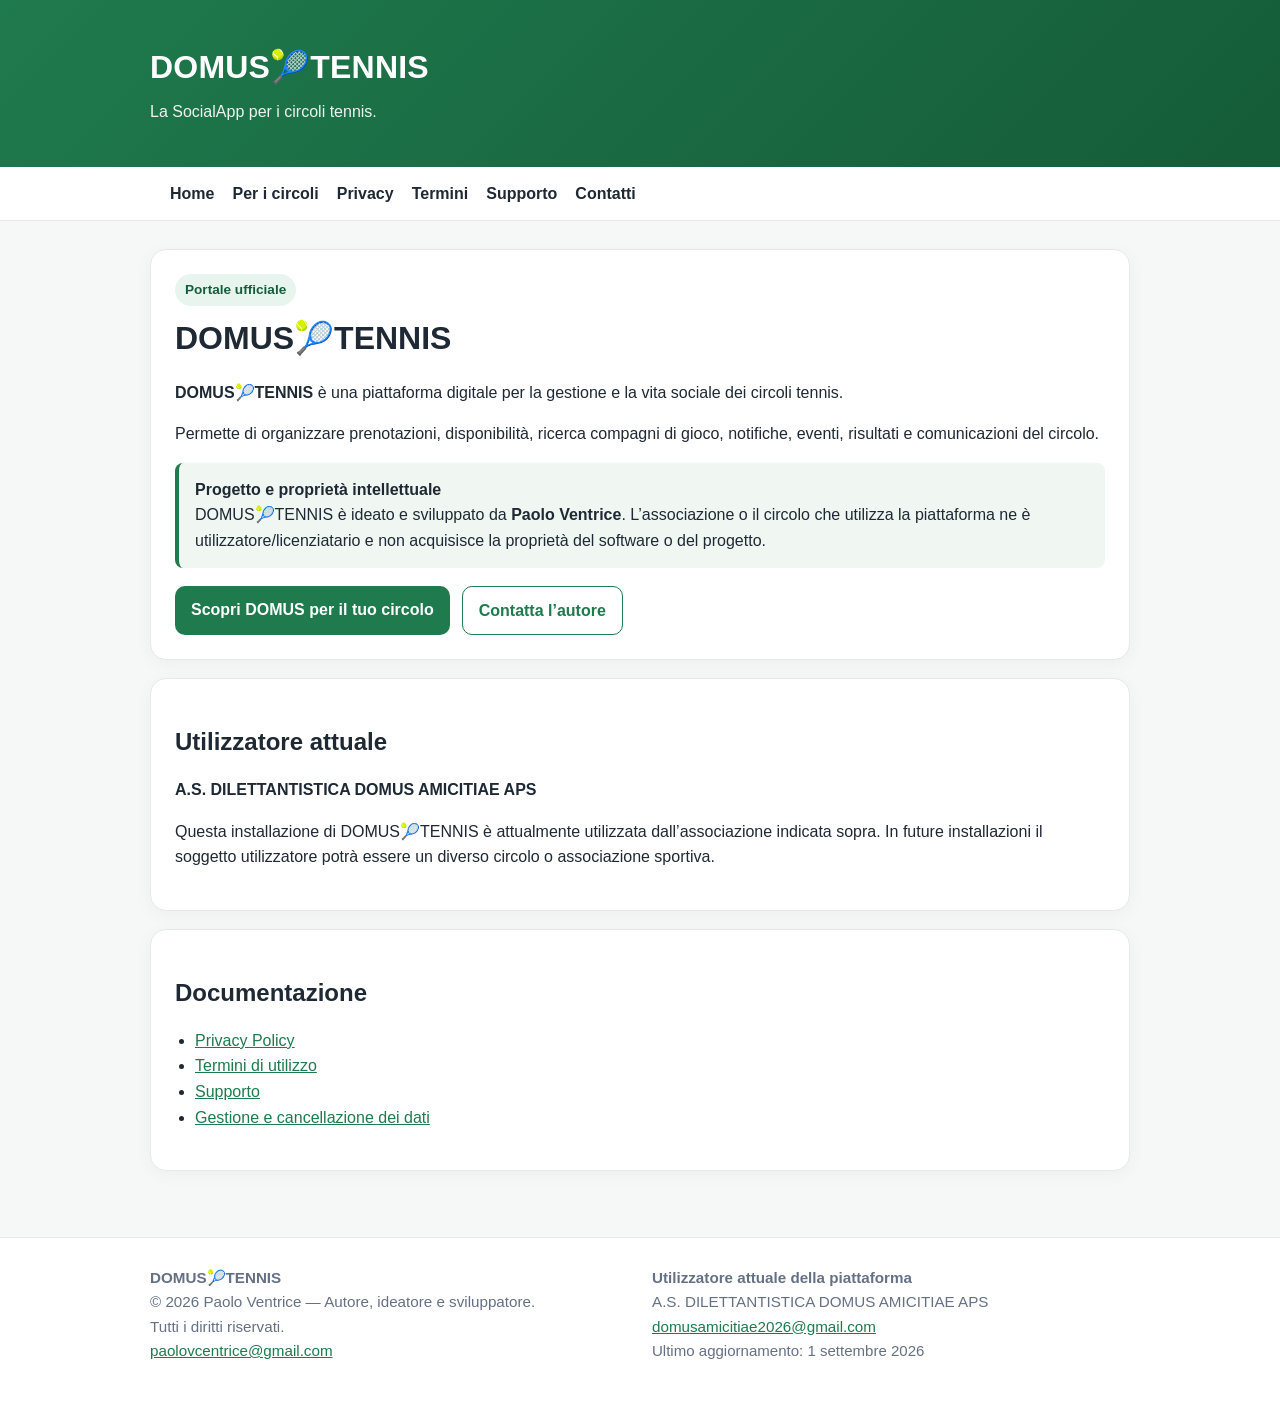
<file: index.html>
<!doctype html>
<html lang="it">
<head>
<meta charset="utf-8">
<meta name="viewport" content="width=device-width, initial-scale=1">
<meta name="description" content="Portale ufficiale DOMUS🎾TENNIS, piattaforma per la gestione digitale dei circoli tennis.">
<title>Home | DOMUS🎾TENNIS</title>
<link rel="stylesheet" href="styles.css">
</head>
<body>

<header>
  <div class="wrap">
    <div class="brand">DOMUS🎾TENNIS</div>
    <div class="claim">La SocialApp per i circoli tennis.</div>
  </div>
</header>
<nav>
  <div class="wrap">
    <a href="index.html">Home</a>
    <a href="circoli.html">Per i circoli</a>
    <a href="privacy.html">Privacy</a>
    <a href="terms.html">Termini</a>
    <a href="support.html">Supporto</a>
    <a href="contact.html">Contatti</a>
  </div>
</nav>

<main><div class="wrap">
<div class="card">
  <div class="badge">Portale ufficiale</div>
  <h1>DOMUS🎾TENNIS</h1>
  <p><strong>DOMUS🎾TENNIS</strong> è una piattaforma digitale per la gestione e la vita sociale dei circoli tennis.</p>
  <p>Permette di organizzare prenotazioni, disponibilità, ricerca compagni di gioco, notifiche, eventi, risultati e comunicazioni del circolo.</p>
  <div class="notice">
    <strong>Progetto e proprietà intellettuale</strong><br>
    DOMUS🎾TENNIS è ideato e sviluppato da <strong>Paolo Ventrice</strong>. L’associazione o il circolo che utilizza la piattaforma ne è utilizzatore/licenziatario e non acquisisce la proprietà del software o del progetto.
  </div>
  <div class="actions">
    <a class="button" href="circoli.html">Scopri DOMUS per il tuo circolo</a>
    <a class="button secondary" href="contact.html">Contatta l’autore</a>
  </div>
</div>

<div class="card">
  <h2>Utilizzatore attuale</h2>
  <p><strong>A.S. DILETTANTISTICA DOMUS AMICITIAE APS</strong></p>
  <p>Questa installazione di DOMUS🎾TENNIS è attualmente utilizzata dall’associazione indicata sopra. In future installazioni il soggetto utilizzatore potrà essere un diverso circolo o associazione sportiva.</p>
</div>

<div class="card">
  <h2>Documentazione</h2>
  <ul>
    <li><a href="privacy.html">Privacy Policy</a></li>
    <li><a href="terms.html">Termini di utilizzo</a></li>
    <li><a href="support.html">Supporto</a></li>
    <li><a href="data-deletion.html">Gestione e cancellazione dei dati</a></li>
  </ul>
</div>
</div></main>

<footer>
  <div class="wrap footer-grid">
    <div>
      <strong>DOMUS🎾TENNIS</strong><br>
      © 2026 Paolo Ventrice — Autore, ideatore e sviluppatore.<br>
      Tutti i diritti riservati.<br>
      <a href="mailto:paolovcentrice@gmail.com">paolovcentrice@gmail.com</a>
    </div>
    <div>
      <strong>Utilizzatore attuale della piattaforma</strong><br>
      A.S. DILETTANTISTICA DOMUS AMICITIAE APS<br>
      <a href="mailto:domusamicitiae2026@gmail.com">domusamicitiae2026@gmail.com</a><br>
      <span class="small">Ultimo aggiornamento: 1 settembre 2026</span>
    </div>
  </div>
</footer>

</body>
</html>
</file>
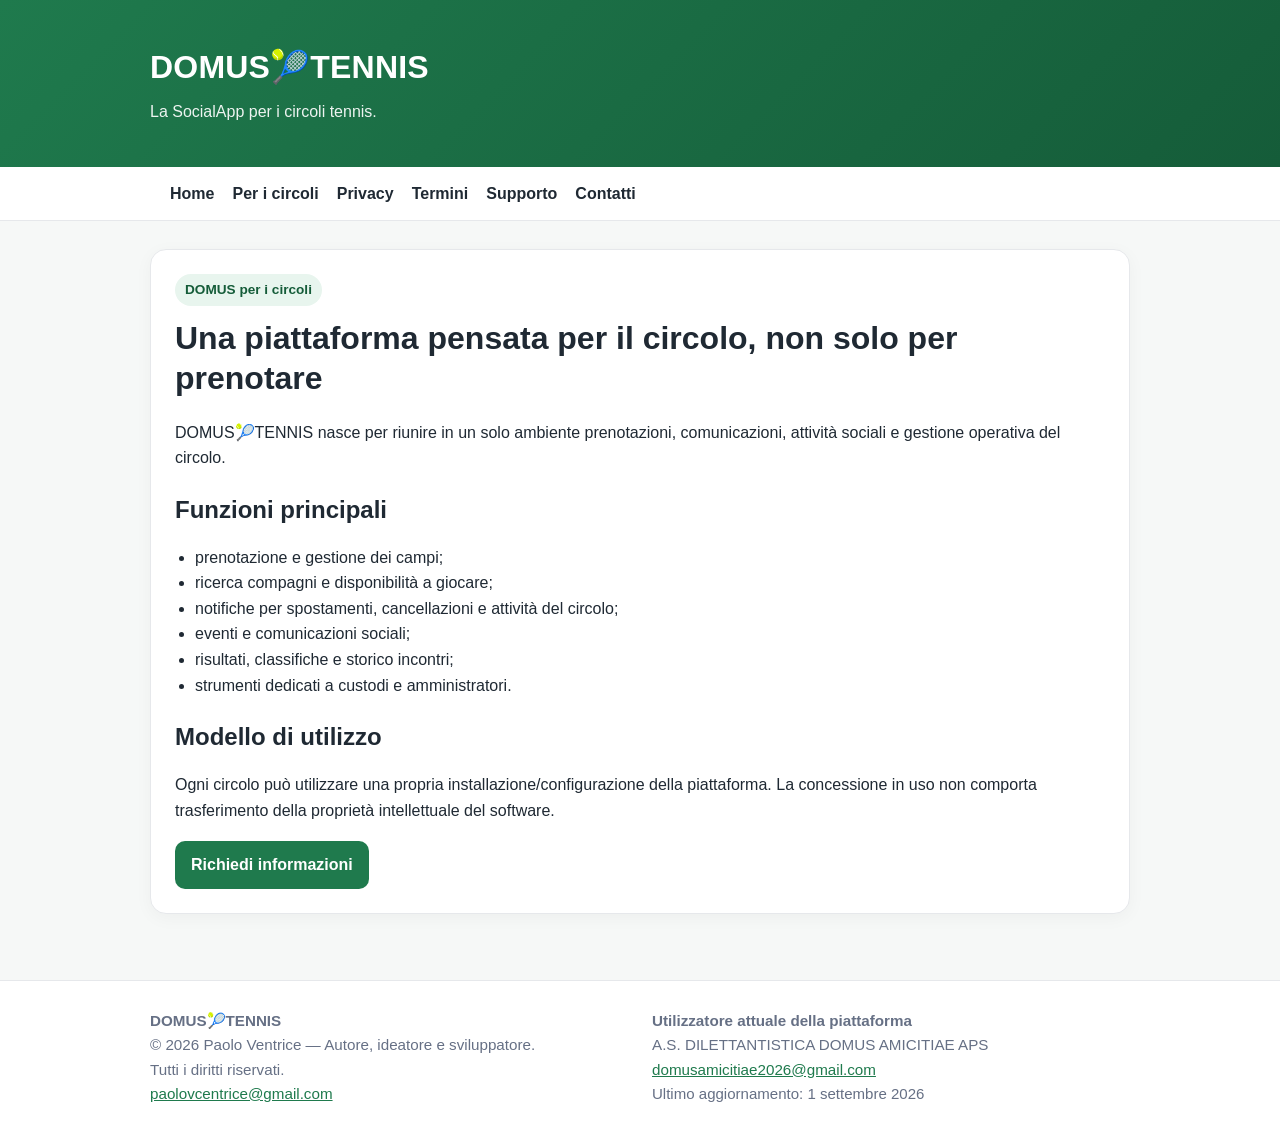
<file: circoli.html>
<!doctype html>
<html lang="it">
<head>
<meta charset="utf-8">
<meta name="viewport" content="width=device-width, initial-scale=1">
<meta name="description" content="DOMUS🎾TENNIS per circoli e associazioni sportive.">
<title>Per i circoli | DOMUS🎾TENNIS</title>
<link rel="stylesheet" href="styles.css">
</head>
<body>

<header>
  <div class="wrap">
    <div class="brand">DOMUS🎾TENNIS</div>
    <div class="claim">La SocialApp per i circoli tennis.</div>
  </div>
</header>
<nav>
  <div class="wrap">
    <a href="index.html">Home</a>
    <a href="circoli.html">Per i circoli</a>
    <a href="privacy.html">Privacy</a>
    <a href="terms.html">Termini</a>
    <a href="support.html">Supporto</a>
    <a href="contact.html">Contatti</a>
  </div>
</nav>

<main><div class="wrap">
<div class="card">
  <div class="badge">DOMUS per i circoli</div>
  <h1>Una piattaforma pensata per il circolo, non solo per prenotare</h1>
  <p>DOMUS🎾TENNIS nasce per riunire in un solo ambiente prenotazioni, comunicazioni, attività sociali e gestione operativa del circolo.</p>
  <h2>Funzioni principali</h2>
  <ul>
    <li>prenotazione e gestione dei campi;</li>
    <li>ricerca compagni e disponibilità a giocare;</li>
    <li>notifiche per spostamenti, cancellazioni e attività del circolo;</li>
    <li>eventi e comunicazioni sociali;</li>
    <li>risultati, classifiche e storico incontri;</li>
    <li>strumenti dedicati a custodi e amministratori.</li>
  </ul>
  <h2>Modello di utilizzo</h2>
  <p>Ogni circolo può utilizzare una propria installazione/configurazione della piattaforma. La concessione in uso non comporta trasferimento della proprietà intellettuale del software.</p>
  <div class="actions">
    <a class="button" href="contact.html">Richiedi informazioni</a>
  </div>
</div>
</div></main>

<footer>
  <div class="wrap footer-grid">
    <div>
      <strong>DOMUS🎾TENNIS</strong><br>
      © 2026 Paolo Ventrice — Autore, ideatore e sviluppatore.<br>
      Tutti i diritti riservati.<br>
      <a href="mailto:paolovcentrice@gmail.com">paolovcentrice@gmail.com</a>
    </div>
    <div>
      <strong>Utilizzatore attuale della piattaforma</strong><br>
      A.S. DILETTANTISTICA DOMUS AMICITIAE APS<br>
      <a href="mailto:domusamicitiae2026@gmail.com">domusamicitiae2026@gmail.com</a><br>
      <span class="small">Ultimo aggiornamento: 1 settembre 2026</span>
    </div>
  </div>
</footer>

</body>
</html>
</file>
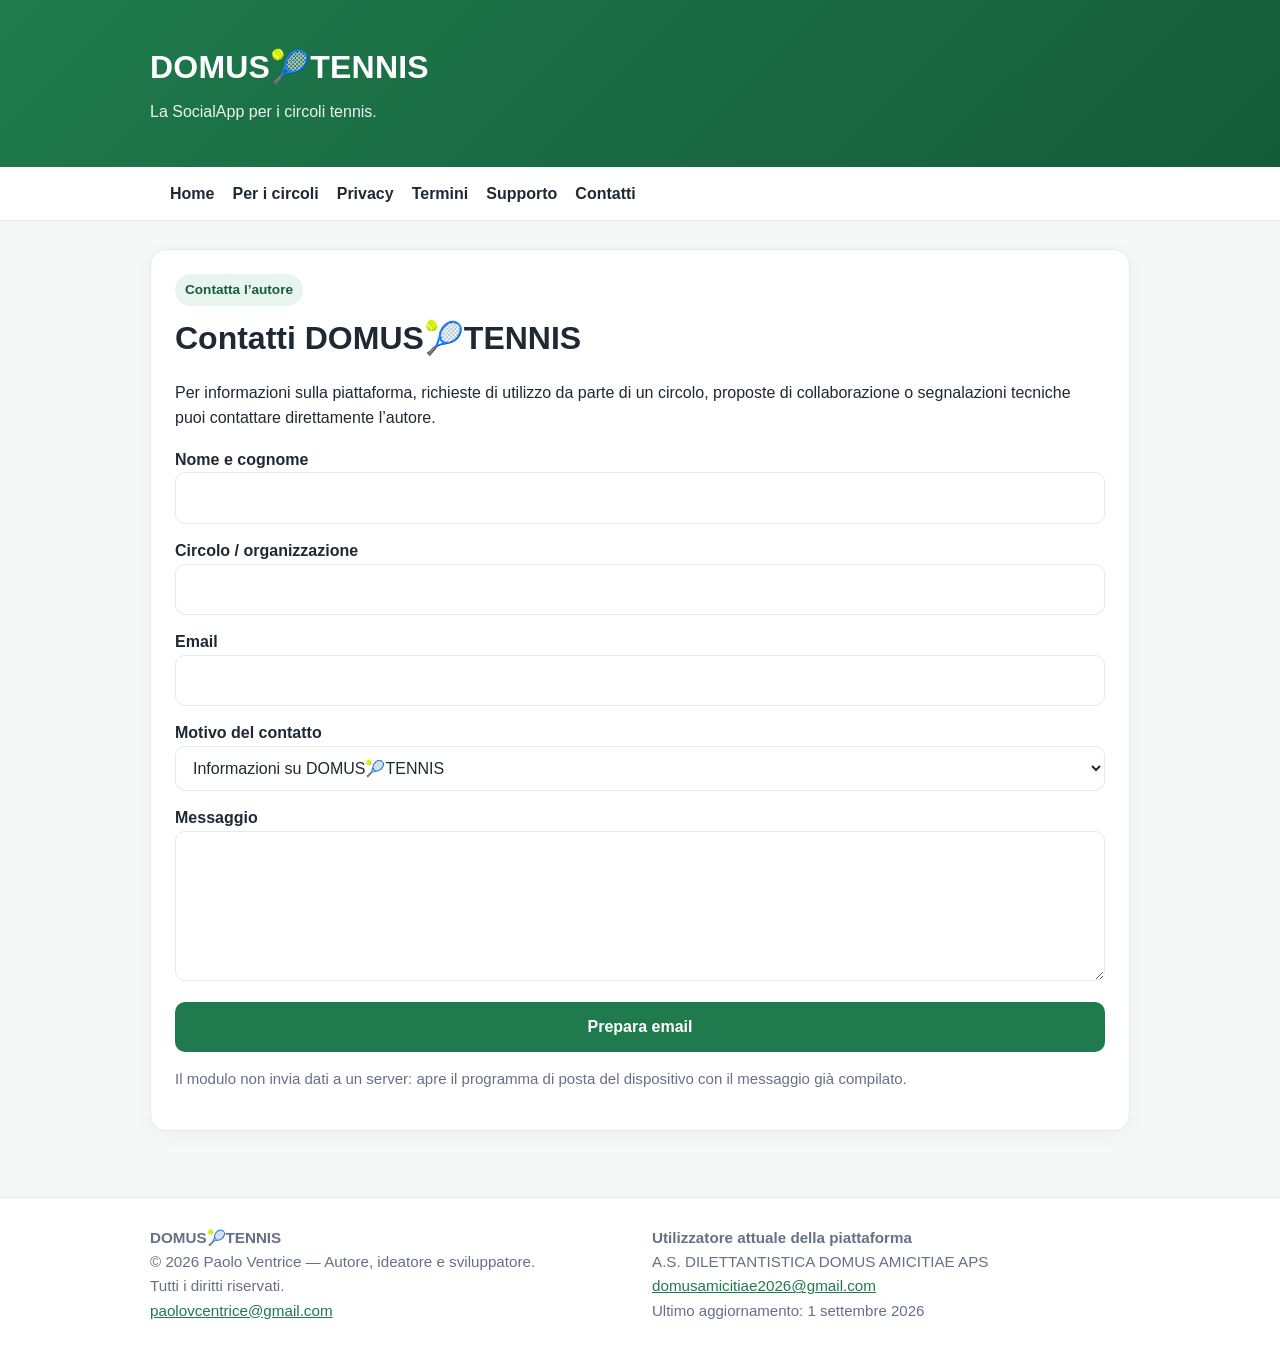
<file: contact.html>
<!doctype html>
<html lang="it">
<head>
<meta charset="utf-8">
<meta name="viewport" content="width=device-width, initial-scale=1">
<meta name="description" content="Contatti dell&#x27;autore e sviluppatore di DOMUS🎾TENNIS.">
<title>Contatti | DOMUS🎾TENNIS</title>
<link rel="stylesheet" href="styles.css">
</head>
<body>

<header>
  <div class="wrap">
    <div class="brand">DOMUS🎾TENNIS</div>
    <div class="claim">La SocialApp per i circoli tennis.</div>
  </div>
</header>
<nav>
  <div class="wrap">
    <a href="index.html">Home</a>
    <a href="circoli.html">Per i circoli</a>
    <a href="privacy.html">Privacy</a>
    <a href="terms.html">Termini</a>
    <a href="support.html">Supporto</a>
    <a href="contact.html">Contatti</a>
  </div>
</nav>

<main><div class="wrap">
<div class="card">
  <div class="badge">Contatta l’autore</div>
  <h1>Contatti DOMUS🎾TENNIS</h1>
  <p>Per informazioni sulla piattaforma, richieste di utilizzo da parte di un circolo, proposte di collaborazione o segnalazioni tecniche puoi contattare direttamente l’autore.</p>

  <form id="contactForm">
    <div>
      <label for="name">Nome e cognome</label>
      <input id="name" name="name" type="text" required>
    </div>
    <div>
      <label for="club">Circolo / organizzazione</label>
      <input id="club" name="club" type="text">
    </div>
    <div>
      <label for="reply">Email</label>
      <input id="reply" name="reply" type="email" required>
    </div>
    <div>
      <label for="subject">Motivo del contatto</label>
      <select id="subject" name="subject">
        <option>Informazioni su DOMUS🎾TENNIS</option>
        <option>Richiesta utilizzo per un circolo</option>
        <option>Assistenza tecnica</option>
        <option>Collaborazione</option>
        <option>Altro</option>
      </select>
    </div>
    <div>
      <label for="message">Messaggio</label>
      <textarea id="message" name="message" required></textarea>
    </div>
    <button type="submit">Prepara email</button>
  </form>

  <p class="small">Il modulo non invia dati a un server: apre il programma di posta del dispositivo con il messaggio già compilato.</p>
</div>

<script>
document.getElementById('contactForm').addEventListener('submit', function(e){
  e.preventDefault();
  const name = document.getElementById('name').value.trim();
  const club = document.getElementById('club').value.trim();
  const reply = document.getElementById('reply').value.trim();
  const subject = document.getElementById('subject').value;
  const message = document.getElementById('message').value.trim();
  const body =
    'Nome: ' + name + '\n' +
    'Circolo/organizzazione: ' + club + '\n' +
    'Email: ' + reply + '\n\n' +
    message;
  window.location.href = 'mailto:paolovcentrice@gmail.com?subject=' + encodeURIComponent(subject) + '&body=' + encodeURIComponent(body);
});
</script>
</div></main>

<footer>
  <div class="wrap footer-grid">
    <div>
      <strong>DOMUS🎾TENNIS</strong><br>
      © 2026 Paolo Ventrice — Autore, ideatore e sviluppatore.<br>
      Tutti i diritti riservati.<br>
      <a href="mailto:paolovcentrice@gmail.com">paolovcentrice@gmail.com</a>
    </div>
    <div>
      <strong>Utilizzatore attuale della piattaforma</strong><br>
      A.S. DILETTANTISTICA DOMUS AMICITIAE APS<br>
      <a href="mailto:domusamicitiae2026@gmail.com">domusamicitiae2026@gmail.com</a><br>
      <span class="small">Ultimo aggiornamento: 1 settembre 2026</span>
    </div>
  </div>
</footer>

</body>
</html>
</file>
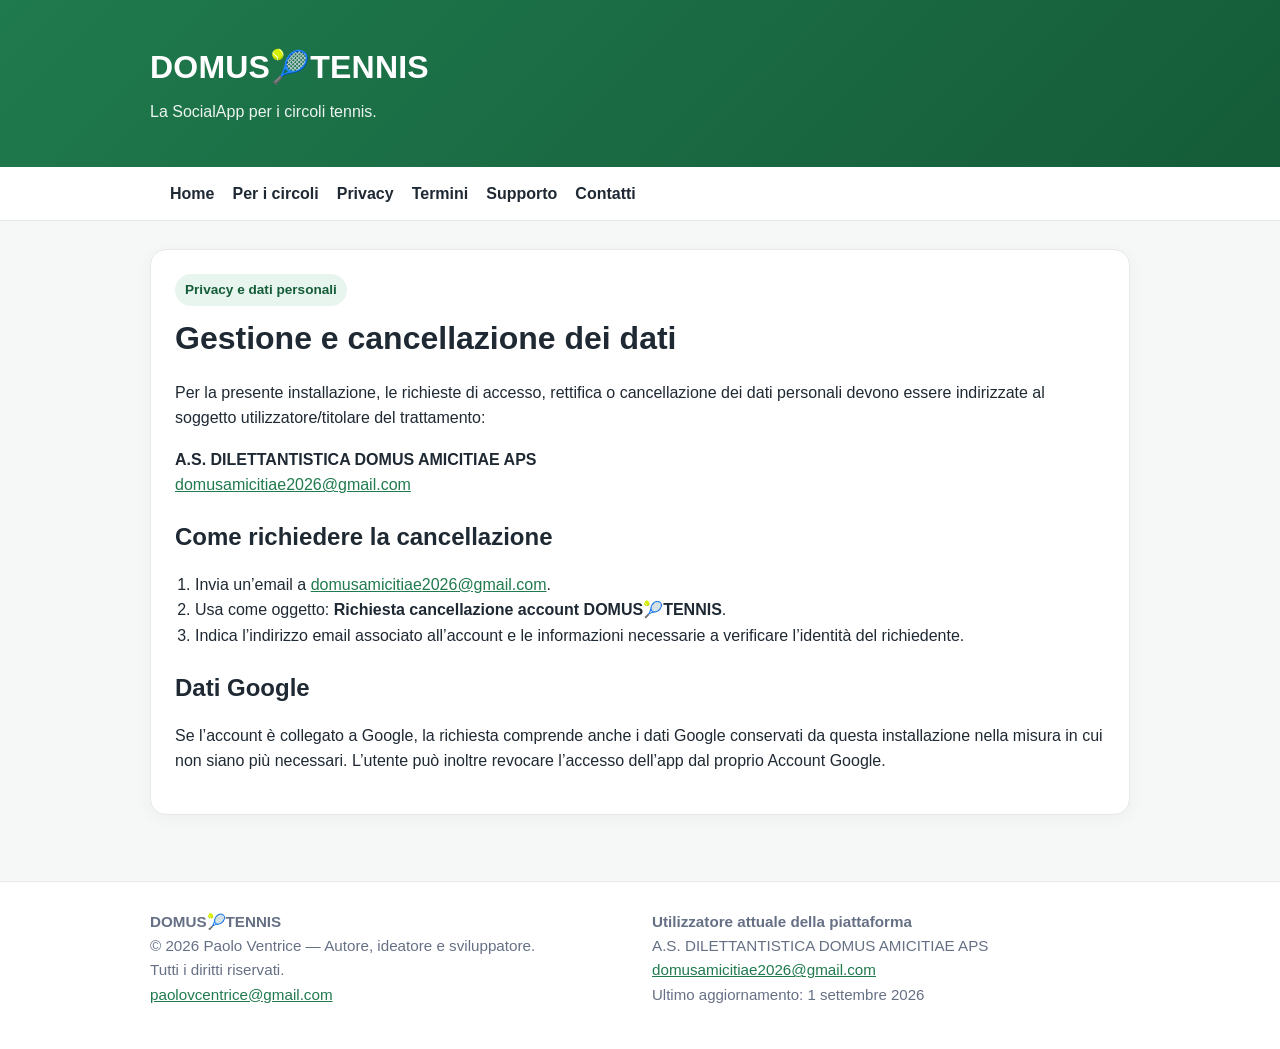
<file: data-deletion.html>
<!doctype html>
<html lang="it">
<head>
<meta charset="utf-8">
<meta name="viewport" content="width=device-width, initial-scale=1">
<meta name="description" content="Gestione e cancellazione dei dati DOMUS🎾TENNIS.">
<title>Gestione e cancellazione dei dati | DOMUS🎾TENNIS</title>
<link rel="stylesheet" href="styles.css">
</head>
<body>

<header>
  <div class="wrap">
    <div class="brand">DOMUS🎾TENNIS</div>
    <div class="claim">La SocialApp per i circoli tennis.</div>
  </div>
</header>
<nav>
  <div class="wrap">
    <a href="index.html">Home</a>
    <a href="circoli.html">Per i circoli</a>
    <a href="privacy.html">Privacy</a>
    <a href="terms.html">Termini</a>
    <a href="support.html">Supporto</a>
    <a href="contact.html">Contatti</a>
  </div>
</nav>

<main><div class="wrap">
<div class="card">
  <div class="badge">Privacy e dati personali</div>
  <h1>Gestione e cancellazione dei dati</h1>
  <p>Per la presente installazione, le richieste di accesso, rettifica o cancellazione dei dati personali devono essere indirizzate al soggetto utilizzatore/titolare del trattamento:</p>
  <p><strong>A.S. DILETTANTISTICA DOMUS AMICITIAE APS</strong><br><a href="mailto:domusamicitiae2026@gmail.com">domusamicitiae2026@gmail.com</a></p>

  <h2>Come richiedere la cancellazione</h2>
  <ol>
    <li>Invia un’email a <a href="mailto:domusamicitiae2026@gmail.com">domusamicitiae2026@gmail.com</a>.</li>
    <li>Usa come oggetto: <strong>Richiesta cancellazione account DOMUS🎾TENNIS</strong>.</li>
    <li>Indica l’indirizzo email associato all’account e le informazioni necessarie a verificare l’identità del richiedente.</li>
  </ol>

  <h2>Dati Google</h2>
  <p>Se l’account è collegato a Google, la richiesta comprende anche i dati Google conservati da questa installazione nella misura in cui non siano più necessari. L’utente può inoltre revocare l’accesso dell’app dal proprio Account Google.</p>
</div>
</div></main>

<footer>
  <div class="wrap footer-grid">
    <div>
      <strong>DOMUS🎾TENNIS</strong><br>
      © 2026 Paolo Ventrice — Autore, ideatore e sviluppatore.<br>
      Tutti i diritti riservati.<br>
      <a href="mailto:paolovcentrice@gmail.com">paolovcentrice@gmail.com</a>
    </div>
    <div>
      <strong>Utilizzatore attuale della piattaforma</strong><br>
      A.S. DILETTANTISTICA DOMUS AMICITIAE APS<br>
      <a href="mailto:domusamicitiae2026@gmail.com">domusamicitiae2026@gmail.com</a><br>
      <span class="small">Ultimo aggiornamento: 1 settembre 2026</span>
    </div>
  </div>
</footer>

</body>
</html>
</file>
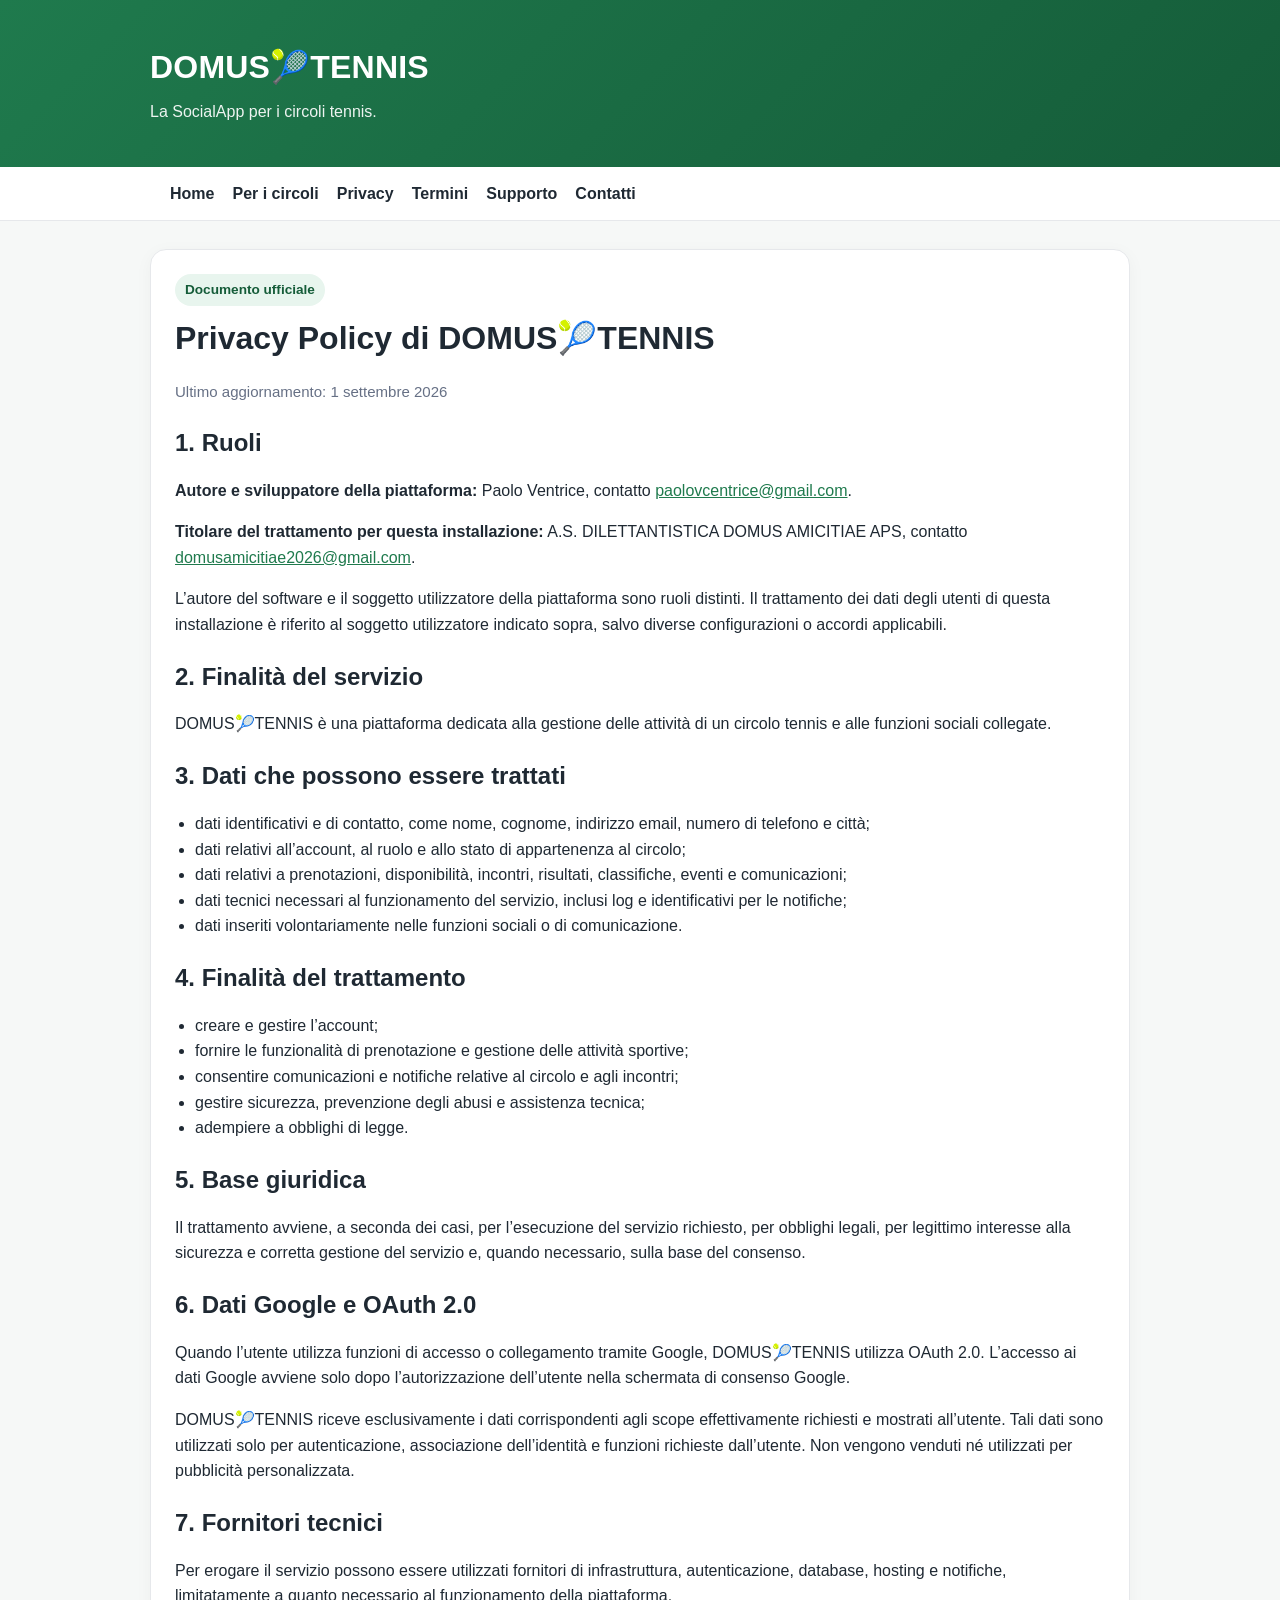
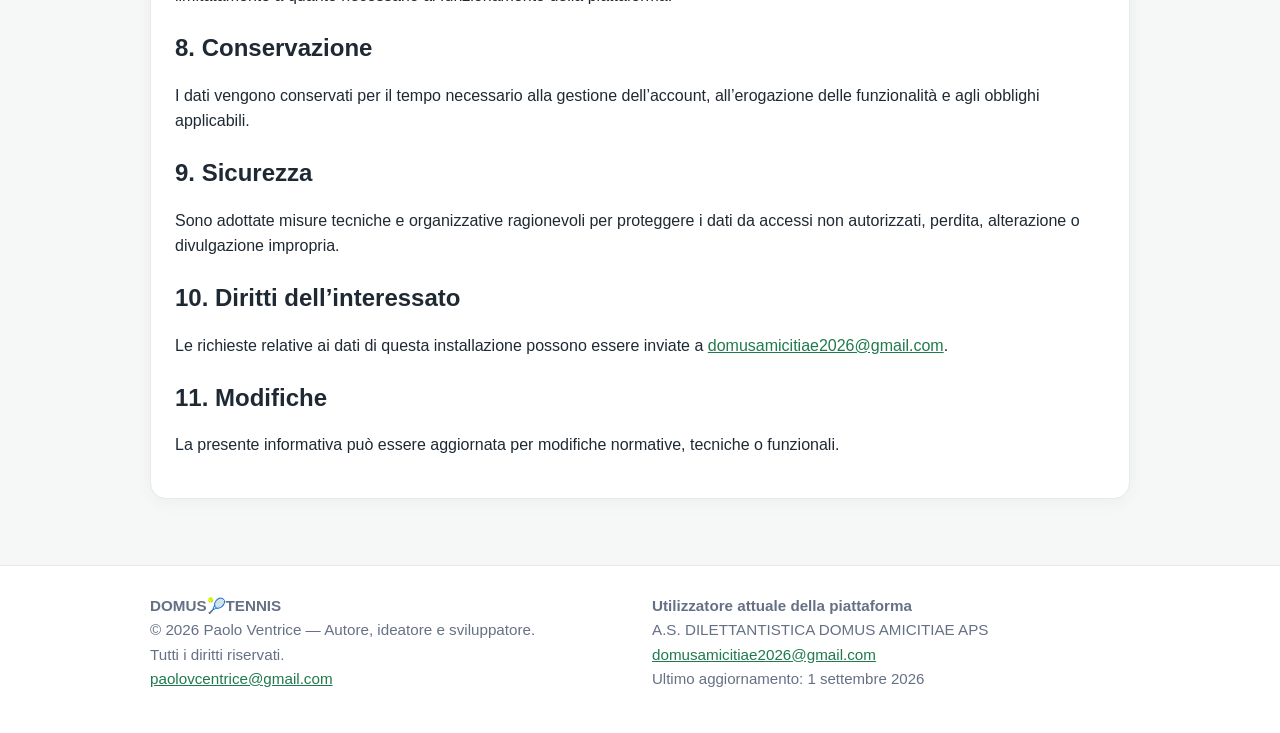
<file: privacy.html>
<!doctype html>
<html lang="it">
<head>
<meta charset="utf-8">
<meta name="viewport" content="width=device-width, initial-scale=1">
<meta name="description" content="Privacy Policy ufficiale DOMUS🎾TENNIS.">
<title>Privacy Policy | DOMUS🎾TENNIS</title>
<link rel="stylesheet" href="styles.css">
</head>
<body>

<header>
  <div class="wrap">
    <div class="brand">DOMUS🎾TENNIS</div>
    <div class="claim">La SocialApp per i circoli tennis.</div>
  </div>
</header>
<nav>
  <div class="wrap">
    <a href="index.html">Home</a>
    <a href="circoli.html">Per i circoli</a>
    <a href="privacy.html">Privacy</a>
    <a href="terms.html">Termini</a>
    <a href="support.html">Supporto</a>
    <a href="contact.html">Contatti</a>
  </div>
</nav>

<main><div class="wrap">
<div class="card">
  <div class="badge">Documento ufficiale</div>
  <h1>Privacy Policy di DOMUS🎾TENNIS</h1>
  <p class="small">Ultimo aggiornamento: 1 settembre 2026</p>

  <h2>1. Ruoli</h2>
  <p><strong>Autore e sviluppatore della piattaforma:</strong> Paolo Ventrice, contatto <a href="mailto:paolovcentrice@gmail.com">paolovcentrice@gmail.com</a>.</p>
  <p><strong>Titolare del trattamento per questa installazione:</strong> A.S. DILETTANTISTICA DOMUS AMICITIAE APS, contatto <a href="mailto:domusamicitiae2026@gmail.com">domusamicitiae2026@gmail.com</a>.</p>
  <p>L’autore del software e il soggetto utilizzatore della piattaforma sono ruoli distinti. Il trattamento dei dati degli utenti di questa installazione è riferito al soggetto utilizzatore indicato sopra, salvo diverse configurazioni o accordi applicabili.</p>

  <h2>2. Finalità del servizio</h2>
  <p>DOMUS🎾TENNIS è una piattaforma dedicata alla gestione delle attività di un circolo tennis e alle funzioni sociali collegate.</p>

  <h2>3. Dati che possono essere trattati</h2>
  <ul>
    <li>dati identificativi e di contatto, come nome, cognome, indirizzo email, numero di telefono e città;</li>
    <li>dati relativi all’account, al ruolo e allo stato di appartenenza al circolo;</li>
    <li>dati relativi a prenotazioni, disponibilità, incontri, risultati, classifiche, eventi e comunicazioni;</li>
    <li>dati tecnici necessari al funzionamento del servizio, inclusi log e identificativi per le notifiche;</li>
    <li>dati inseriti volontariamente nelle funzioni sociali o di comunicazione.</li>
  </ul>

  <h2>4. Finalità del trattamento</h2>
  <ul>
    <li>creare e gestire l’account;</li>
    <li>fornire le funzionalità di prenotazione e gestione delle attività sportive;</li>
    <li>consentire comunicazioni e notifiche relative al circolo e agli incontri;</li>
    <li>gestire sicurezza, prevenzione degli abusi e assistenza tecnica;</li>
    <li>adempiere a obblighi di legge.</li>
  </ul>

  <h2>5. Base giuridica</h2>
  <p>Il trattamento avviene, a seconda dei casi, per l’esecuzione del servizio richiesto, per obblighi legali, per legittimo interesse alla sicurezza e corretta gestione del servizio e, quando necessario, sulla base del consenso.</p>

  <h2 id="google">6. Dati Google e OAuth 2.0</h2>
  <p>Quando l’utente utilizza funzioni di accesso o collegamento tramite Google, DOMUS🎾TENNIS utilizza OAuth 2.0. L’accesso ai dati Google avviene solo dopo l’autorizzazione dell’utente nella schermata di consenso Google.</p>
  <p>DOMUS🎾TENNIS riceve esclusivamente i dati corrispondenti agli scope effettivamente richiesti e mostrati all’utente. Tali dati sono utilizzati solo per autenticazione, associazione dell’identità e funzioni richieste dall’utente. Non vengono venduti né utilizzati per pubblicità personalizzata.</p>

  <h2>7. Fornitori tecnici</h2>
  <p>Per erogare il servizio possono essere utilizzati fornitori di infrastruttura, autenticazione, database, hosting e notifiche, limitatamente a quanto necessario al funzionamento della piattaforma.</p>

  <h2>8. Conservazione</h2>
  <p>I dati vengono conservati per il tempo necessario alla gestione dell’account, all’erogazione delle funzionalità e agli obblighi applicabili.</p>

  <h2>9. Sicurezza</h2>
  <p>Sono adottate misure tecniche e organizzative ragionevoli per proteggere i dati da accessi non autorizzati, perdita, alterazione o divulgazione impropria.</p>

  <h2>10. Diritti dell’interessato</h2>
  <p>Le richieste relative ai dati di questa installazione possono essere inviate a <a href="mailto:domusamicitiae2026@gmail.com">domusamicitiae2026@gmail.com</a>.</p>

  <h2>11. Modifiche</h2>
  <p>La presente informativa può essere aggiornata per modifiche normative, tecniche o funzionali.</p>
</div>
</div></main>

<footer>
  <div class="wrap footer-grid">
    <div>
      <strong>DOMUS🎾TENNIS</strong><br>
      © 2026 Paolo Ventrice — Autore, ideatore e sviluppatore.<br>
      Tutti i diritti riservati.<br>
      <a href="mailto:paolovcentrice@gmail.com">paolovcentrice@gmail.com</a>
    </div>
    <div>
      <strong>Utilizzatore attuale della piattaforma</strong><br>
      A.S. DILETTANTISTICA DOMUS AMICITIAE APS<br>
      <a href="mailto:domusamicitiae2026@gmail.com">domusamicitiae2026@gmail.com</a><br>
      <span class="small">Ultimo aggiornamento: 1 settembre 2026</span>
    </div>
  </div>
</footer>

</body>
</html>
</file>
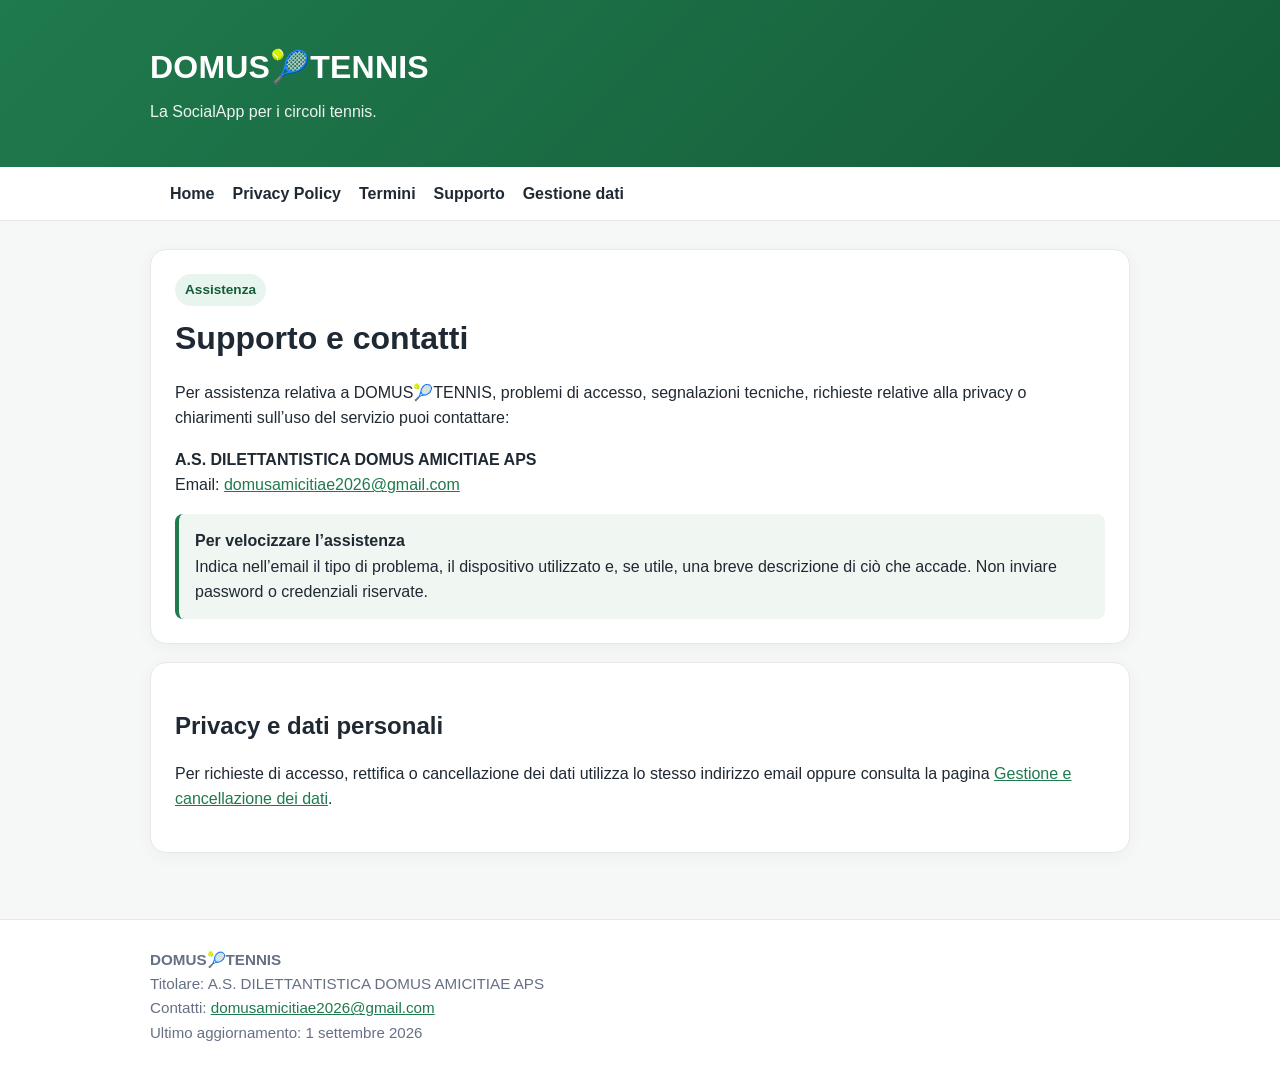
<file: support.html>
<!doctype html>
<html lang="it">
<head>
<meta charset="utf-8">
<meta name="viewport" content="width=device-width, initial-scale=1">
<meta name="description" content="Pagina ufficiale di supporto e contatti per DOMUS🎾TENNIS.">
<title>Supporto e contatti | DOMUS🎾TENNIS</title>
<link rel="stylesheet" href="styles.css">
</head>
<body>

<header>
  <div class="wrap">
    <div class="brand">DOMUS🎾TENNIS</div>
    <div class="claim">La SocialApp per i circoli tennis.</div>
  </div>
</header>
<nav>
  <div class="wrap">
    <a href="index.html">Home</a>
    <a href="privacy.html">Privacy Policy</a>
    <a href="terms.html">Termini</a>
    <a href="support.html">Supporto</a>
    <a href="data-deletion.html">Gestione dati</a>
  </div>
</nav>

<main><div class="wrap">
<div class="card">
  <div class="badge">Assistenza</div>
  <h1>Supporto e contatti</h1>
  <p>Per assistenza relativa a DOMUS🎾TENNIS, problemi di accesso, segnalazioni tecniche, richieste relative alla privacy o chiarimenti sull’uso del servizio puoi contattare:</p>
  <p><strong>A.S. DILETTANTISTICA DOMUS AMICITIAE APS</strong><br>Email: <a href="mailto:domusamicitiae2026@gmail.com">domusamicitiae2026@gmail.com</a></p>
  <div class="notice"><strong>Per velocizzare l’assistenza</strong><br>Indica nell’email il tipo di problema, il dispositivo utilizzato e, se utile, una breve descrizione di ciò che accade. Non inviare password o credenziali riservate.</div>
</div>
<div class="card">
  <h2>Privacy e dati personali</h2>
  <p>Per richieste di accesso, rettifica o cancellazione dei dati utilizza lo stesso indirizzo email oppure consulta la pagina <a href="data-deletion.html">Gestione e cancellazione dei dati</a>.</p>
</div>
</div></main>

<footer>
  <div class="wrap">
    <strong>DOMUS🎾TENNIS</strong><br>
    Titolare: A.S. DILETTANTISTICA DOMUS AMICITIAE APS<br>
    Contatti: <a href="mailto:domusamicitiae2026@gmail.com">domusamicitiae2026@gmail.com</a><br>
    <span class="small">Ultimo aggiornamento: 1 settembre 2026</span>
  </div>
</footer>

</body>
</html>
</file>
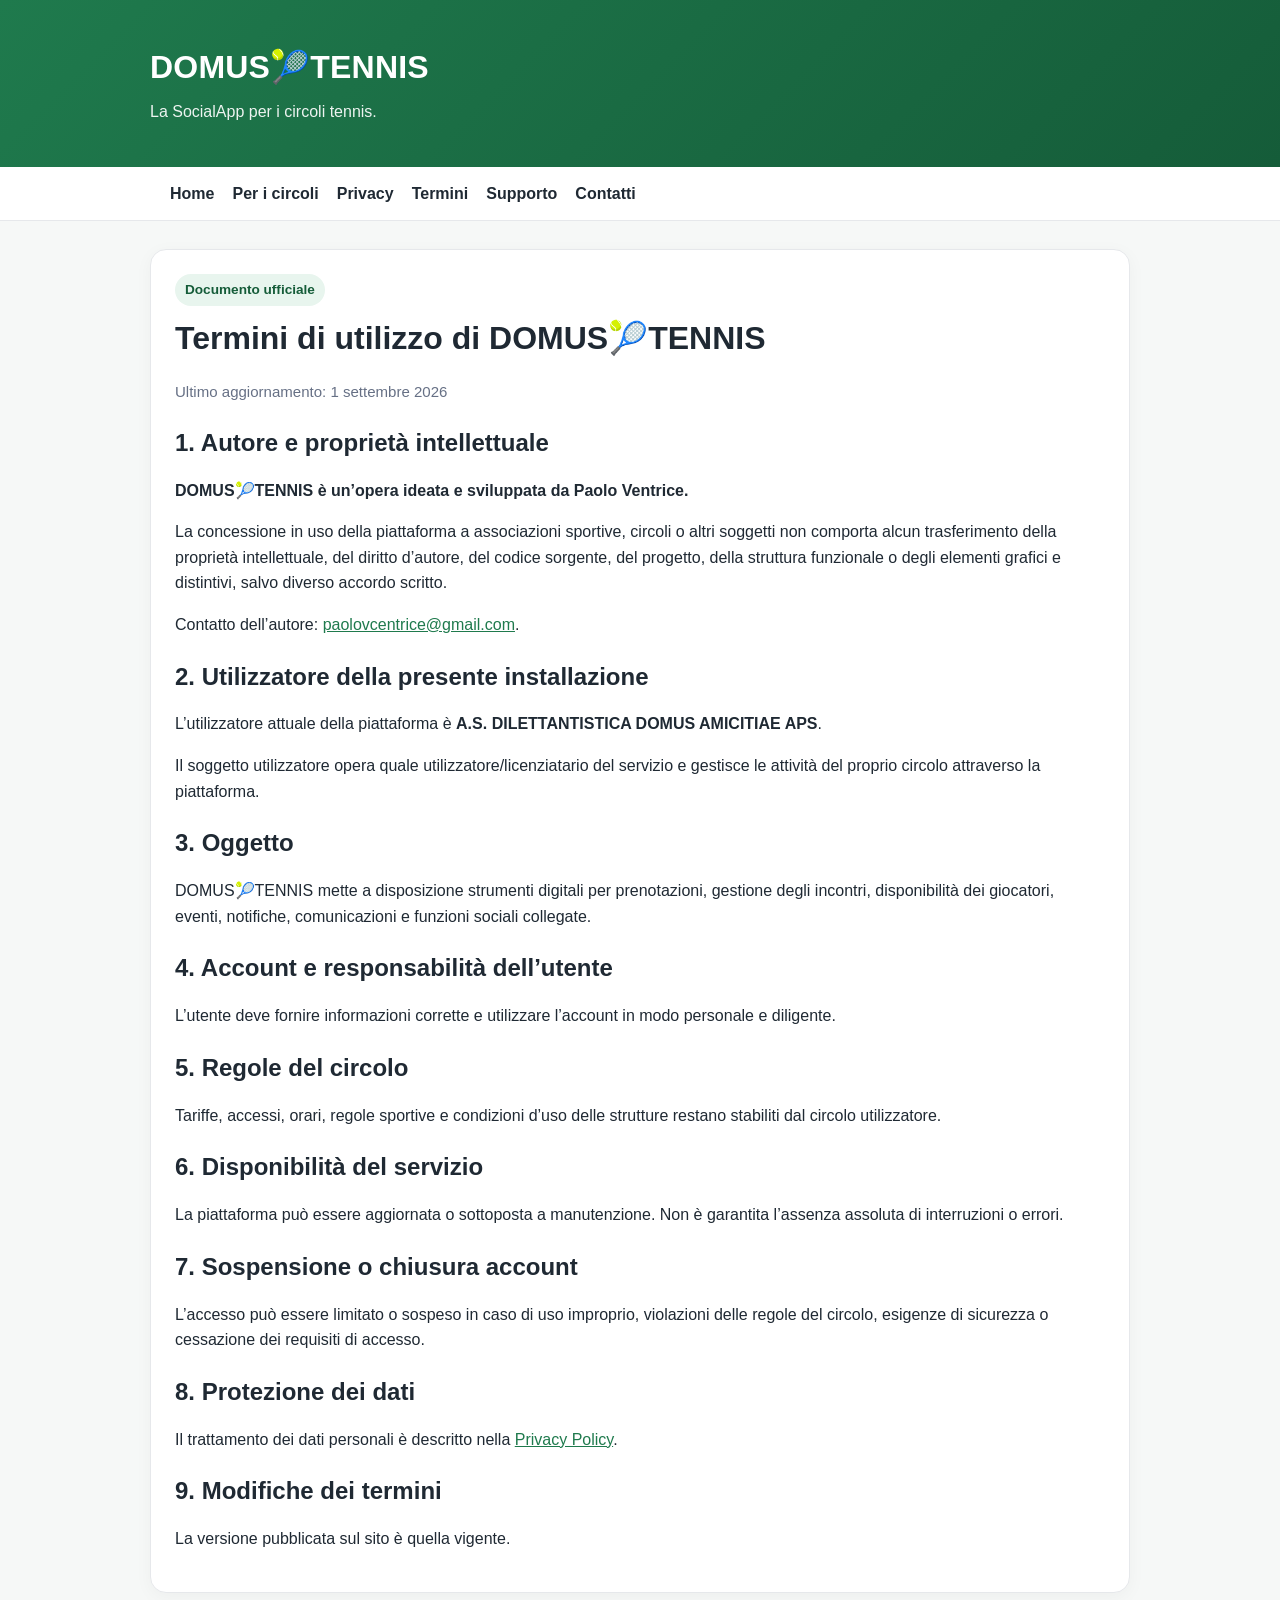
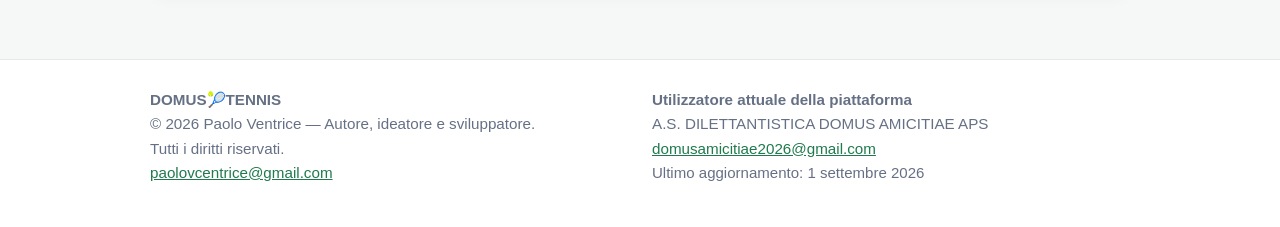
<file: terms.html>
<!doctype html>
<html lang="it">
<head>
<meta charset="utf-8">
<meta name="viewport" content="width=device-width, initial-scale=1">
<meta name="description" content="Termini di utilizzo e proprietà intellettuale DOMUS🎾TENNIS.">
<title>Termini di utilizzo | DOMUS🎾TENNIS</title>
<link rel="stylesheet" href="styles.css">
</head>
<body>

<header>
  <div class="wrap">
    <div class="brand">DOMUS🎾TENNIS</div>
    <div class="claim">La SocialApp per i circoli tennis.</div>
  </div>
</header>
<nav>
  <div class="wrap">
    <a href="index.html">Home</a>
    <a href="circoli.html">Per i circoli</a>
    <a href="privacy.html">Privacy</a>
    <a href="terms.html">Termini</a>
    <a href="support.html">Supporto</a>
    <a href="contact.html">Contatti</a>
  </div>
</nav>

<main><div class="wrap">
<div class="card">
  <div class="badge">Documento ufficiale</div>
  <h1>Termini di utilizzo di DOMUS🎾TENNIS</h1>
  <p class="small">Ultimo aggiornamento: 1 settembre 2026</p>

  <h2>1. Autore e proprietà intellettuale</h2>
  <p><strong>DOMUS🎾TENNIS è un’opera ideata e sviluppata da Paolo Ventrice.</strong></p>
  <p>La concessione in uso della piattaforma a associazioni sportive, circoli o altri soggetti non comporta alcun trasferimento della proprietà intellettuale, del diritto d’autore, del codice sorgente, del progetto, della struttura funzionale o degli elementi grafici e distintivi, salvo diverso accordo scritto.</p>
  <p>Contatto dell’autore: <a href="mailto:paolovcentrice@gmail.com">paolovcentrice@gmail.com</a>.</p>

  <h2>2. Utilizzatore della presente installazione</h2>
  <p>L’utilizzatore attuale della piattaforma è <strong>A.S. DILETTANTISTICA DOMUS AMICITIAE APS</strong>.</p>
  <p>Il soggetto utilizzatore opera quale utilizzatore/licenziatario del servizio e gestisce le attività del proprio circolo attraverso la piattaforma.</p>

  <h2>3. Oggetto</h2>
  <p>DOMUS🎾TENNIS mette a disposizione strumenti digitali per prenotazioni, gestione degli incontri, disponibilità dei giocatori, eventi, notifiche, comunicazioni e funzioni sociali collegate.</p>

  <h2>4. Account e responsabilità dell’utente</h2>
  <p>L’utente deve fornire informazioni corrette e utilizzare l’account in modo personale e diligente.</p>

  <h2>5. Regole del circolo</h2>
  <p>Tariffe, accessi, orari, regole sportive e condizioni d’uso delle strutture restano stabiliti dal circolo utilizzatore.</p>

  <h2>6. Disponibilità del servizio</h2>
  <p>La piattaforma può essere aggiornata o sottoposta a manutenzione. Non è garantita l’assenza assoluta di interruzioni o errori.</p>

  <h2>7. Sospensione o chiusura account</h2>
  <p>L’accesso può essere limitato o sospeso in caso di uso improprio, violazioni delle regole del circolo, esigenze di sicurezza o cessazione dei requisiti di accesso.</p>

  <h2>8. Protezione dei dati</h2>
  <p>Il trattamento dei dati personali è descritto nella <a href="privacy.html">Privacy Policy</a>.</p>

  <h2>9. Modifiche dei termini</h2>
  <p>La versione pubblicata sul sito è quella vigente.</p>
</div>
</div></main>

<footer>
  <div class="wrap footer-grid">
    <div>
      <strong>DOMUS🎾TENNIS</strong><br>
      © 2026 Paolo Ventrice — Autore, ideatore e sviluppatore.<br>
      Tutti i diritti riservati.<br>
      <a href="mailto:paolovcentrice@gmail.com">paolovcentrice@gmail.com</a>
    </div>
    <div>
      <strong>Utilizzatore attuale della piattaforma</strong><br>
      A.S. DILETTANTISTICA DOMUS AMICITIAE APS<br>
      <a href="mailto:domusamicitiae2026@gmail.com">domusamicitiae2026@gmail.com</a><br>
      <span class="small">Ultimo aggiornamento: 1 settembre 2026</span>
    </div>
  </div>
</footer>

</body>
</html>
</file>
<file: styles.css>
:root{
  --bg:#f6f8f7; --card:#ffffff; --text:#1f2933; --muted:#667085;
  --accent:#1f7a4d; --accent-dark:#155c39; --border:#e6e8eb;
}
*{box-sizing:border-box}
html{scroll-behavior:smooth}
body{margin:0;font-family:-apple-system,BlinkMacSystemFont,"Segoe UI",Roboto,Helvetica,Arial,sans-serif;background:var(--bg);color:var(--text);line-height:1.6}
header{background:linear-gradient(135deg,var(--accent),var(--accent-dark));color:white;padding:42px 20px}
.wrap{max-width:980px;margin:0 auto}
.brand{font-size:2rem;font-weight:800;letter-spacing:.2px}
.claim{margin-top:6px;opacity:.92}
nav{background:white;border-bottom:1px solid var(--border);position:sticky;top:0;z-index:5}
nav .wrap{display:flex;gap:18px;flex-wrap:wrap;padding:14px 20px}
nav a{color:var(--text);text-decoration:none;font-weight:600}
nav a:hover{color:var(--accent)}
main{padding:28px 20px 48px}
.card{background:var(--card);border:1px solid var(--border);border-radius:16px;padding:24px;margin-bottom:18px;box-shadow:0 4px 18px rgba(0,0,0,.04)}
h1,h2,h3{line-height:1.25}
h1{margin-top:0}
h2{margin-top:1.5rem}
a{color:var(--accent)}
footer{border-top:1px solid var(--border);background:#fff;color:var(--muted);padding:28px 20px 42px;font-size:.95rem}
.footer-grid{display:grid;grid-template-columns:1fr 1fr;gap:24px}
.badge{display:inline-block;background:#e8f5ee;color:var(--accent-dark);border-radius:999px;padding:5px 10px;font-size:.85rem;font-weight:700;margin-bottom:12px}
.notice{background:#f0f7f3;border-left:4px solid var(--accent);padding:14px 16px;border-radius:8px}
.small{font-size:.94rem;color:var(--muted)}
ul,ol{padding-left:1.25rem}
.actions{display:flex;gap:12px;flex-wrap:wrap;margin-top:18px}
.button{display:inline-block;background:var(--accent);color:white;text-decoration:none;font-weight:700;padding:11px 16px;border-radius:10px}
.button.secondary{background:white;color:var(--accent);border:1px solid var(--accent)}
form{display:grid;gap:14px}
label{font-weight:650}
input,textarea,select{width:100%;padding:12px 13px;border:1px solid var(--border);border-radius:10px;font:inherit;background:white;color:var(--text)}
textarea{min-height:150px;resize:vertical}
button{border:0;background:var(--accent);color:white;padding:12px 16px;border-radius:10px;font:inherit;font-weight:700;cursor:pointer}
.meta{display:grid;grid-template-columns:1fr 1fr;gap:14px}
@media(max-width:700px){
  .brand{font-size:1.7rem}
  nav .wrap{gap:12px}
  .card{padding:20px}
  .footer-grid,.meta{grid-template-columns:1fr}
}
</file>
